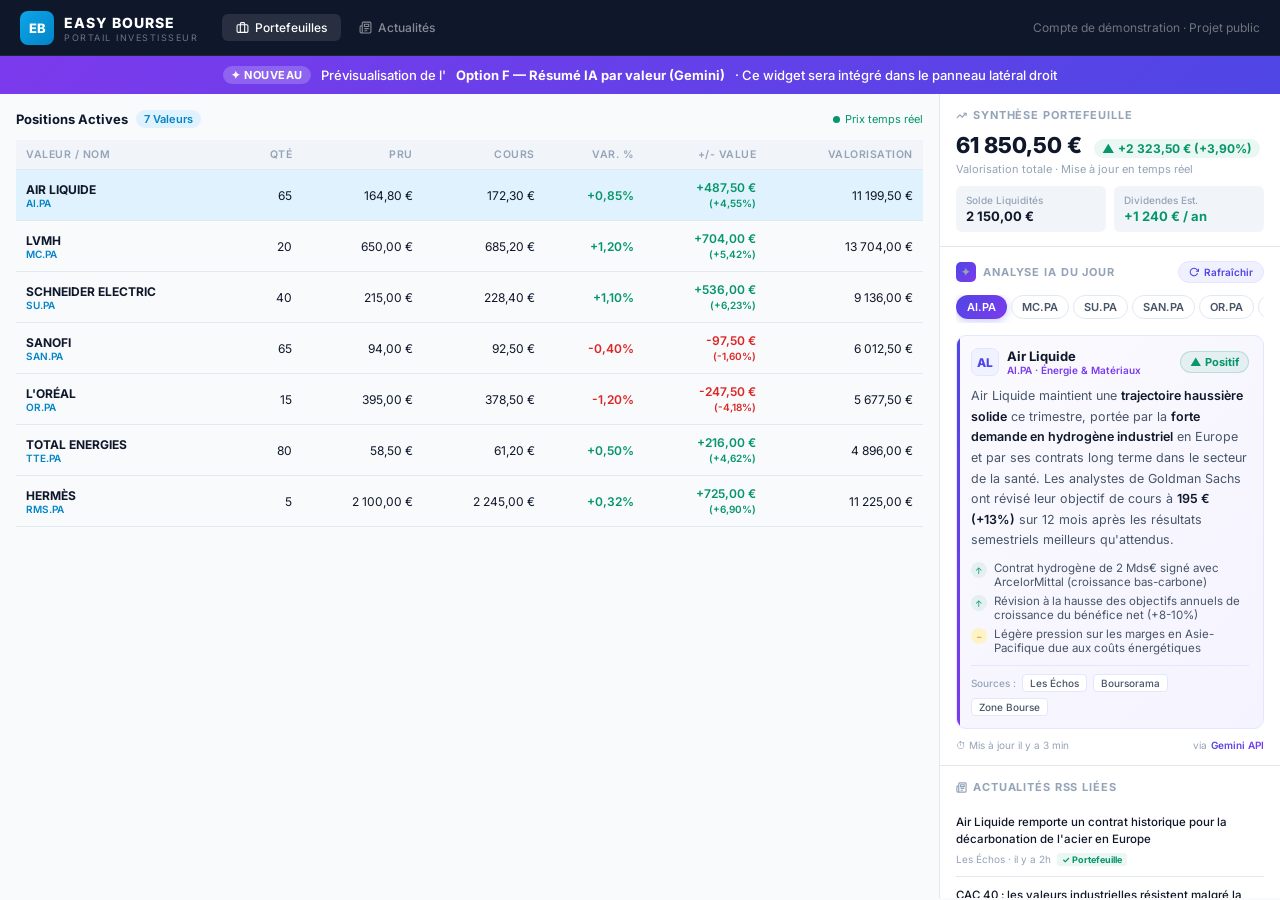
<file: preview_optionF_ia.html>
<!DOCTYPE html>
<html lang="fr" data-theme="hybrid">
<head>
    <meta charset="UTF-8">
    <meta name="viewport" content="width=device-width, initial-scale=1.0">
    <title>Prévisualisation — Option F : Résumé IA des Actualités (Gemini)</title>
    <link rel="preconnect" href="https://fonts.googleapis.com">
    <link rel="preconnect" href="https://fonts.gstatic.com" crossorigin>
    <link href="https://fonts.googleapis.com/css2?family=Inter:wght@300;400;500;600;700;800&display=swap" rel="stylesheet">
    <style>
        :root {
            --bg-app: #f8fafc;
            --bg-header: #0f172a;
            --bg-card: #ffffff;
            --bg-card-subtle: #f1f5f9;
            --border-color: #e2e8f0;
            --text-primary: #0f172a;
            --text-secondary: #475569;
            --text-muted: #94a3b8;
            --text-inverse: #ffffff;
            --brand-primary: #0284c7;
            --brand-primary-light: #e0f2fe;
            --color-success: #059669;
            --color-success-bg: rgba(5, 150, 105, 0.08);
            --color-danger: #dc2626;
            --color-danger-bg: rgba(220, 38, 38, 0.08);
            --font-family: 'Inter', -apple-system, sans-serif;
            --shadow-card: 0 1px 3px rgba(0,0,0,0.05), 0 1px 2px rgba(0,0,0,0.03);
            --radius-sm: 6px;
            --radius-md: 10px;
            --radius-lg: 14px;
        }

        *, *::before, *::after { margin: 0; padding: 0; box-sizing: border-box; }

        body {
            font-family: var(--font-family);
            background-color: var(--bg-app);
            color: var(--text-primary);
            min-height: 100vh;
        }

        /* ==============================
           HEADER — Copie fidèle du projet
        ============================== */
        .app-header {
            background-color: var(--bg-header);
            color: var(--text-inverse);
            display: flex;
            align-items: center;
            justify-content: space-between;
            padding: 0 20px;
            height: 56px;
            border-bottom: 1px solid rgba(255,255,255,0.06);
        }

        .header-left { display: flex; align-items: center; gap: 24px; }
        .brand { display: flex; align-items: center; gap: 10px; }
        .logo-badge {
            width: 34px; height: 34px; border-radius: 8px;
            background: linear-gradient(135deg, #0ea5e9, #0284c7);
            display: flex; align-items: center; justify-content: center;
            font-weight: 800; font-size: 13px; color: white;
        }
        .brand-title { font-size: 14px; font-weight: 800; letter-spacing: 1px; }
        .brand-subtitle { font-size: 9px; color: rgba(255,255,255,0.4); letter-spacing: 1.5px; text-transform: uppercase; display: block; }

        .nav-tabs { display: flex; gap: 4px; }
        .nav-tab {
            padding: 6px 14px; border-radius: 6px; border: none; cursor: pointer;
            font-size: 12px; font-weight: 500; font-family: var(--font-family);
            color: rgba(255,255,255,0.5); background: transparent;
            display: flex; align-items: center; gap: 6px; transition: all 0.2s;
        }
        .nav-tab.active {
            background: rgba(255,255,255,0.1); color: white;
        }

        /* ==============================
           BANNER DE PRÉVISUALISATION
        ============================== */
        .preview-banner {
            background: linear-gradient(135deg, #7c3aed, #4f46e5);
            color: white;
            text-align: center;
            padding: 10px 20px;
            font-size: 13px;
            font-weight: 500;
            display: flex;
            align-items: center;
            justify-content: center;
            gap: 10px;
        }
        .preview-banner .badge-new {
            background: rgba(255,255,255,0.2);
            padding: 2px 8px;
            border-radius: 99px;
            font-size: 11px;
            font-weight: 700;
            text-transform: uppercase;
            letter-spacing: 0.5px;
        }

        /* ==============================
           LAYOUT PRINCIPAL
        ============================== */
        .main-layout {
            display: grid;
            grid-template-columns: 1fr 340px;
            gap: 0;
            height: calc(100vh - 96px);
            overflow: hidden;
        }

        /* Colonne gauche — tableau simplifié */
        .left-panel {
            padding: 16px;
            overflow-y: auto;
            border-right: 1px solid var(--border-color);
        }

        .section-header {
            display: flex; align-items: center; justify-content: space-between;
            margin-bottom: 12px;
        }
        .section-title {
            font-size: 13px; font-weight: 700;
            color: var(--text-primary);
            display: flex; align-items: center; gap: 8px;
        }
        .badge-count {
            padding: 2px 8px; border-radius: 99px;
            background: var(--brand-primary-light);
            color: var(--brand-primary);
            font-size: 11px; font-weight: 600;
        }
        .realtime-dot {
            display: flex; align-items: center; gap: 5px;
            font-size: 11px; color: var(--color-success);
        }
        .dot-pulse {
            width: 7px; height: 7px; border-radius: 50%;
            background: var(--color-success);
            animation: pulse 1.5s infinite;
        }
        @keyframes pulse {
            0%, 100% { opacity: 1; transform: scale(1); }
            50% { opacity: 0.4; transform: scale(1.3); }
        }

        .portfolio-table { width: 100%; border-collapse: collapse; font-size: 12px; }
        .portfolio-table thead th {
            padding: 8px 10px; text-align: right;
            color: var(--text-muted); font-weight: 600; font-size: 10.5px;
            text-transform: uppercase; letter-spacing: 0.05em;
            border-bottom: 1px solid var(--border-color);
            background: var(--bg-card-subtle);
        }
        .portfolio-table thead th:first-child { text-align: left; }
        .portfolio-table tbody tr {
            border-bottom: 1px solid var(--border-color);
            cursor: pointer; transition: background 0.15s;
        }
        .portfolio-table tbody tr:hover { background: #f0f9ff; }
        .portfolio-table tbody tr.selected { background: #e0f2fe; }
        .portfolio-table td { padding: 10px 10px; text-align: right; }
        .portfolio-table td:first-child { text-align: left; }
        .stock-name { font-weight: 700; font-size: 12px; color: var(--text-primary); }
        .stock-ticker { font-size: 10px; color: var(--brand-primary); font-weight: 600; }
        .positive { color: var(--color-success); font-weight: 600; }
        .negative { color: var(--color-danger); font-weight: 600; }

        /* ==============================
           PANNEAU DROIT — WIDGETS
        ============================== */
        .right-panel {
            display: flex; flex-direction: column;
            overflow-y: auto;
            background: var(--bg-card-subtle);
        }

        .widget {
            background: var(--bg-card);
            border-bottom: 1px solid var(--border-color);
            padding: 14px 16px;
        }

        .widget-title {
            font-size: 11px; font-weight: 700;
            color: var(--text-muted);
            text-transform: uppercase; letter-spacing: 0.08em;
            margin-bottom: 10px;
            display: flex; align-items: center; gap: 6px;
        }

        /* Synthèse portefeuille mini */
        .synth-value { font-size: 22px; font-weight: 800; color: var(--text-primary); }
        .synth-perf {
            display: inline-flex; align-items: center; gap: 4px;
            padding: 2px 8px; border-radius: 99px;
            background: var(--color-success-bg); color: var(--color-success);
            font-size: 12px; font-weight: 700; margin-left: 8px;
        }
        .synth-sub {
            font-size: 11px; color: var(--text-muted); margin-top: 4px;
        }
        .synth-grid {
            display: grid; grid-template-columns: 1fr 1fr;
            gap: 8px; margin-top: 10px;
        }
        .synth-item {
            background: var(--bg-card-subtle); border-radius: var(--radius-sm);
            padding: 8px 10px;
        }
        .synth-item-label { font-size: 10px; color: var(--text-muted); font-weight: 500; }
        .synth-item-value { font-size: 13px; font-weight: 700; color: var(--text-primary); margin-top: 2px; }

        /* ==============================
           🤖 CARD IA GEMINI — NOUVEAU !
        ============================== */
        .ai-widget {
            background: var(--bg-card);
            border-bottom: 1px solid var(--border-color);
            padding: 14px 16px;
            position: relative;
        }

        .ai-widget-header {
            display: flex; align-items: center; justify-content: space-between;
            margin-bottom: 12px;
        }
        .ai-widget-title {
            display: flex; align-items: center; gap: 7px;
            font-size: 11px; font-weight: 700;
            color: var(--text-muted);
            text-transform: uppercase; letter-spacing: 0.08em;
        }
        .ai-gemini-icon {
            width: 20px; height: 20px; border-radius: 5px;
            background: linear-gradient(135deg, #4f46e5, #7c3aed);
            display: flex; align-items: center; justify-content: center;
            font-size: 11px; flex-shrink: 0;
        }

        .ai-refresh-btn {
            display: flex; align-items: center; gap: 5px;
            padding: 4px 10px; border-radius: 99px;
            border: 1px solid #e0e7ff; background: #f0f0ff;
            color: #4f46e5; font-size: 10px; font-weight: 600;
            cursor: pointer; transition: all 0.2s; font-family: var(--font-family);
        }
        .ai-refresh-btn:hover { background: #e0e7ff; }

        /* Sélecteur de valeur */
        .ai-ticker-tabs {
            display: flex; gap: 4px; margin-bottom: 12px;
            overflow-x: auto; padding-bottom: 4px;
        }
        .ai-ticker-tab {
            flex-shrink: 0;
            padding: 4px 10px; border-radius: 99px;
            border: 1px solid var(--border-color);
            background: transparent; color: var(--text-secondary);
            font-size: 11px; font-weight: 600; cursor: pointer;
            transition: all 0.2s; font-family: var(--font-family);
        }
        .ai-ticker-tab.active {
            background: linear-gradient(135deg, #4f46e5, #7c3aed);
            color: white; border-color: transparent;
            box-shadow: 0 2px 8px rgba(79, 70, 229, 0.3);
        }
        .ai-ticker-tab:hover:not(.active) {
            border-color: #a5b4fc; background: #f0f0ff; color: #4f46e5;
        }

        /* Card résumé IA */
        .ai-summary-card {
            background: linear-gradient(135deg, #fafafe 0%, #f5f3ff 100%);
            border: 1px solid #e0e7ff;
            border-radius: var(--radius-md);
            padding: 12px 14px;
            position: relative;
            overflow: hidden;
        }
        .ai-summary-card::before {
            content: '';
            position: absolute; top: 0; left: 0;
            width: 3px; height: 100%;
            background: linear-gradient(180deg, #4f46e5, #7c3aed);
        }

        .ai-stock-header {
            display: flex; align-items: center; gap: 8px;
            margin-bottom: 10px;
        }
        .ai-stock-logo {
            width: 28px; height: 28px; border-radius: 7px;
            background: #f0f2ff; border: 1px solid #e0e7ff;
            display: flex; align-items: center; justify-content: center;
            font-size: 12px; font-weight: 800; color: #4f46e5;
        }
        .ai-stock-name { font-size: 13px; font-weight: 700; color: var(--text-primary); }
        .ai-stock-ticker { font-size: 10px; color: #7c3aed; font-weight: 600; }

        .ai-sentiment {
            display: inline-flex; align-items: center; gap: 4px;
            padding: 3px 9px; border-radius: 99px; font-size: 11px; font-weight: 700;
            margin-left: auto;
        }
        .ai-sentiment.positive {
            background: var(--color-success-bg); color: var(--color-success);
            border: 1px solid rgba(5, 150, 105, 0.2);
        }
        .ai-sentiment.neutral {
            background: rgba(245, 158, 11, 0.08); color: #d97706;
            border: 1px solid rgba(245, 158, 11, 0.2);
        }
        .ai-sentiment.negative {
            background: var(--color-danger-bg); color: var(--color-danger);
            border: 1px solid rgba(220, 38, 38, 0.2);
        }

        /* Le texte du résumé */
        .ai-summary-text {
            font-size: 12.5px; line-height: 1.65;
            color: var(--text-secondary);
            margin-bottom: 10px;
        }
        .ai-summary-text strong { color: var(--text-primary); font-weight: 600; }

        /* Points clés */
        .ai-key-points {
            display: flex; flex-direction: column; gap: 5px;
            margin-bottom: 10px;
        }
        .ai-key-point {
            display: flex; align-items: flex-start; gap: 7px;
            font-size: 11.5px; color: var(--text-secondary);
        }
        .ai-key-point-icon {
            width: 16px; height: 16px; border-radius: 50%;
            display: flex; align-items: center; justify-content: center;
            font-size: 9px; flex-shrink: 0; margin-top: 1px;
        }
        .ai-key-point-icon.up { background: var(--color-success-bg); color: var(--color-success); }
        .ai-key-point-icon.down { background: var(--color-danger-bg); color: var(--color-danger); }
        .ai-key-point-icon.neutral { background: #fef3c7; color: #d97706; }

        /* Sources citées */
        .ai-sources {
            display: flex; align-items: center; gap: 6px;
            flex-wrap: wrap;
            padding-top: 8px;
            border-top: 1px solid #e0e7ff;
        }
        .ai-sources-label { font-size: 10px; color: var(--text-muted); font-weight: 500; }
        .ai-source-tag {
            padding: 2px 7px; border-radius: 4px;
            background: white; border: 1px solid #e0e7ff;
            font-size: 10px; color: var(--text-secondary); font-weight: 500;
        }

        /* Footer info */
        .ai-footer {
            display: flex; align-items: center; justify-content: space-between;
            margin-top: 10px;
        }
        .ai-timestamp { font-size: 10px; color: var(--text-muted); }
        .ai-powered {
            display: flex; align-items: center; gap: 4px;
            font-size: 10px; color: var(--text-muted);
        }
        .ai-powered span {
            font-weight: 600;
            background: linear-gradient(135deg, #4f46e5, #7c3aed);
            -webkit-background-clip: text; -webkit-text-fill-color: transparent;
        }

        /* Loading state */
        .ai-loading {
            display: flex; flex-direction: column;
            align-items: center; justify-content: center;
            padding: 20px; gap: 10px;
        }
        .ai-spinner {
            width: 28px; height: 28px; border-radius: 50%;
            border: 2px solid #e0e7ff;
            border-top-color: #4f46e5;
            animation: spin 0.8s linear infinite;
        }
        @keyframes spin { to { transform: rotate(360deg); } }
        .ai-loading-text { font-size: 11px; color: var(--text-muted); text-align: center; }

        /* ==============================
           SECTION NEWS MINI
        ============================== */
        .news-mini-list { display: flex; flex-direction: column; gap: 0; }
        .news-item {
            padding: 10px 0; border-bottom: 1px solid var(--border-color);
            cursor: pointer;
        }
        .news-item:last-child { border-bottom: none; }
        .news-item-title {
            font-size: 11.5px; font-weight: 500; line-height: 1.5;
            color: var(--text-primary); margin-bottom: 4px;
        }
        .news-item-meta {
            display: flex; align-items: center; gap: 6px;
            font-size: 10px; color: var(--text-muted);
        }
        .news-portfolio-badge {
            padding: 1px 5px; border-radius: 3px;
            background: var(--color-success-bg); color: var(--color-success);
            font-size: 9px; font-weight: 700;
        }

    </style>
</head>
<body>

    <!-- Header -->
    <header class="app-header">
        <div class="header-left">
            <div class="brand">
                <div class="logo-badge">EB</div>
                <div class="brand-text">
                    <span class="brand-title">EASY BOURSE</span>
                    <span class="brand-subtitle">Portail Investisseur</span>
                </div>
            </div>
            <nav class="nav-tabs">
                <button class="nav-tab active">
                    <svg viewBox="0 0 24 24" width="13" height="13" stroke="currentColor" stroke-width="2" fill="none"><rect x="2" y="7" width="20" height="14" rx="2"/><path d="M16 21V5a2 2 0 0 0-2-2h-4a2 2 0 0 0-2 2v16"/></svg>
                    Portefeuilles
                </button>
                <button class="nav-tab">
                    <svg viewBox="0 0 24 24" width="13" height="13" stroke="currentColor" stroke-width="2" fill="none"><path d="M4 22h16a2 2 0 0 0 2-2V4a2 2 0 0 0-2-2H8a2 2 0 0 0-2 2v16a2 2 0 0 1-2 2Zm0 0a2 2 0 0 1-2-2v-9c0-1.1.9-2 2-2h2"/><path d="M18 14h-8M15 18h-5M10 6h8v4h-8V6Z"/></svg>
                    Actualités
                </button>
            </nav>
        </div>
        <div style="color:rgba(255,255,255,0.4); font-size:12px;">Compte de démonstration · Projet public</div>
    </header>

    <!-- Bannière prévisualisation -->
    <div class="preview-banner">
        <span class="badge-new">✦ Nouveau</span>
        Prévisualisation de l'<strong>Option F — Résumé IA par valeur (Gemini)</strong> · Ce widget sera intégré dans le panneau latéral droit
    </div>

    <!-- Layout -->
    <div class="main-layout">

        <!-- Panneau Gauche — Tableau positions (simplifié) -->
        <div class="left-panel">
            <div class="section-header">
                <div class="section-title">
                    Positions Actives <span class="badge-count">7 Valeurs</span>
                </div>
                <div class="realtime-dot">
                    <div class="dot-pulse"></div>
                    Prix temps réel
                </div>
            </div>

            <table class="portfolio-table">
                <thead>
                    <tr>
                        <th>Valeur / Nom</th>
                        <th>Qté</th>
                        <th>PRU</th>
                        <th>Cours</th>
                        <th>Var. %</th>
                        <th>+/- Value</th>
                        <th>Valorisation</th>
                    </tr>
                </thead>
                <tbody>
                    <tr class="selected">
                        <td><div class="stock-name">AIR LIQUIDE</div><div class="stock-ticker">AI.PA</div></td>
                        <td>65</td><td>164,80 €</td><td>172,30 €</td>
                        <td class="positive">+0,85%</td>
                        <td class="positive">+487,50 € <br><small>(+4,55%)</small></td>
                        <td>11 199,50 €</td>
                    </tr>
                    <tr>
                        <td><div class="stock-name">LVMH</div><div class="stock-ticker">MC.PA</div></td>
                        <td>20</td><td>650,00 €</td><td>685,20 €</td>
                        <td class="positive">+1,20%</td>
                        <td class="positive">+704,00 € <br><small>(+5,42%)</small></td>
                        <td>13 704,00 €</td>
                    </tr>
                    <tr>
                        <td><div class="stock-name">SCHNEIDER ELECTRIC</div><div class="stock-ticker">SU.PA</div></td>
                        <td>40</td><td>215,00 €</td><td>228,40 €</td>
                        <td class="positive">+1,10%</td>
                        <td class="positive">+536,00 € <br><small>(+6,23%)</small></td>
                        <td>9 136,00 €</td>
                    </tr>
                    <tr>
                        <td><div class="stock-name">SANOFI</div><div class="stock-ticker">SAN.PA</div></td>
                        <td>65</td><td>94,00 €</td><td>92,50 €</td>
                        <td class="negative">-0,40%</td>
                        <td class="negative">-97,50 € <br><small>(-1,60%)</small></td>
                        <td>6 012,50 €</td>
                    </tr>
                    <tr>
                        <td><div class="stock-name">L'ORÉAL</div><div class="stock-ticker">OR.PA</div></td>
                        <td>15</td><td>395,00 €</td><td>378,50 €</td>
                        <td class="negative">-1,20%</td>
                        <td class="negative">-247,50 € <br><small>(-4,18%)</small></td>
                        <td>5 677,50 €</td>
                    </tr>
                    <tr>
                        <td><div class="stock-name">TOTAL ENERGIES</div><div class="stock-ticker">TTE.PA</div></td>
                        <td>80</td><td>58,50 €</td><td>61,20 €</td>
                        <td class="positive">+0,50%</td>
                        <td class="positive">+216,00 € <br><small>(+4,62%)</small></td>
                        <td>4 896,00 €</td>
                    </tr>
                    <tr>
                        <td><div class="stock-name">HERMÈS</div><div class="stock-ticker">RMS.PA</div></td>
                        <td>5</td><td>2 100,00 €</td><td>2 245,00 €</td>
                        <td class="positive">+0,32%</td>
                        <td class="positive">+725,00 € <br><small>(+6,90%)</small></td>
                        <td>11 225,00 €</td>
                    </tr>
                </tbody>
            </table>
        </div>

        <!-- Panneau Droit — Widgets -->
        <div class="right-panel">

            <!-- Synthèse Portefeuille (existant) -->
            <div class="widget">
                <div class="widget-title">
                    <svg viewBox="0 0 24 24" width="11" height="11" stroke="currentColor" stroke-width="2.5" fill="none"><polyline points="22 7 13.5 15.5 8.5 10.5 2 17"/><polyline points="16 7 22 7 22 13"/></svg>
                    Synthèse Portefeuille
                </div>
                <div>
                    <span class="synth-value">61 850,50 €</span>
                    <span class="synth-perf">▲ +2 323,50 € (+3,90%)</span>
                </div>
                <div class="synth-sub">Valorisation totale · Mise à jour en temps réel</div>
                <div class="synth-grid">
                    <div class="synth-item">
                        <div class="synth-item-label">Solde Liquidités</div>
                        <div class="synth-item-value">2 150,00 €</div>
                    </div>
                    <div class="synth-item">
                        <div class="synth-item-label">Dividendes Est.</div>
                        <div class="synth-item-value" style="color:var(--color-success)">+1 240 € / an</div>
                    </div>
                </div>
            </div>

            <!-- ====================================
                 🤖 WIDGET IA GEMINI — FONCTIONNALITÉ F
            ==================================== -->
            <div class="ai-widget">
                <div class="ai-widget-header">
                    <div class="ai-widget-title">
                        <div class="ai-gemini-icon">✦</div>
                        Analyse IA du Jour
                    </div>
                    <button class="ai-refresh-btn" id="refreshBtn" onclick="showLoading()">
                        <svg viewBox="0 0 24 24" width="10" height="10" stroke="currentColor" stroke-width="2.5" fill="none"><polyline points="23 4 23 10 17 10"/><path d="M20.49 15a9 9 0 1 1-2.12-9.36L23 10"/></svg>
                        Rafraîchir
                    </button>
                </div>

                <!-- Sélecteur de valeur -->
                <div class="ai-ticker-tabs">
                    <button class="ai-ticker-tab active" onclick="selectTicker(this, 'AI.PA')">AI.PA</button>
                    <button class="ai-ticker-tab" onclick="selectTicker(this, 'MC.PA')">MC.PA</button>
                    <button class="ai-ticker-tab" onclick="selectTicker(this, 'SU.PA')">SU.PA</button>
                    <button class="ai-ticker-tab" onclick="selectTicker(this, 'SAN.PA')">SAN.PA</button>
                    <button class="ai-ticker-tab" onclick="selectTicker(this, 'OR.PA')">OR.PA</button>
                    <button class="ai-ticker-tab" onclick="selectTicker(this, 'TTE.PA')">TTE.PA</button>
                </div>

                <!-- Contenu IA -->
                <div id="aiContent">
                    <!-- Card résumé IA — État affiché (Air Liquide) -->
                    <div class="ai-summary-card">
                        <div class="ai-stock-header">
                            <div class="ai-stock-logo">AL</div>
                            <div>
                                <div class="ai-stock-name">Air Liquide</div>
                                <div class="ai-stock-ticker">AI.PA · Énergie & Matériaux</div>
                            </div>
                            <div class="ai-sentiment positive">▲ Positif</div>
                        </div>

                        <div class="ai-summary-text">
                            Air Liquide maintient une <strong>trajectoire haussière solide</strong> ce trimestre, 
                            portée par la <strong>forte demande en hydrogène industriel</strong> en Europe et par ses 
                            contrats long terme dans le secteur de la santé. Les analystes de Goldman Sachs ont 
                            révisé leur objectif de cours à <strong>195 € (+13%)</strong> sur 12 mois après les 
                            résultats semestriels meilleurs qu'attendus.
                        </div>

                        <div class="ai-key-points">
                            <div class="ai-key-point">
                                <div class="ai-key-point-icon up">↑</div>
                                <span>Contrat hydrogène de 2 Mds€ signé avec ArcelorMittal (croissance bas-carbone)</span>
                            </div>
                            <div class="ai-key-point">
                                <div class="ai-key-point-icon up">↑</div>
                                <span>Révision à la hausse des objectifs annuels de croissance du bénéfice net (+8-10%)</span>
                            </div>
                            <div class="ai-key-point">
                                <div class="ai-key-point-icon neutral">–</div>
                                <span>Légère pression sur les marges en Asie-Pacifique due aux coûts énergétiques</span>
                            </div>
                        </div>

                        <div class="ai-sources">
                            <span class="ai-sources-label">Sources :</span>
                            <span class="ai-source-tag">Les Échos</span>
                            <span class="ai-source-tag">Boursorama</span>
                            <span class="ai-source-tag">Zone Bourse</span>
                        </div>
                    </div>

                    <div class="ai-footer">
                        <div class="ai-timestamp">⏱ Mis à jour il y a 3 min</div>
                        <div class="ai-powered">via <span>Gemini API</span></div>
                    </div>
                </div>
            </div>

            <!-- News liées -->
            <div class="widget">
                <div class="widget-title">
                    <svg viewBox="0 0 24 24" width="11" height="11" stroke="currentColor" stroke-width="2.5" fill="none"><path d="M4 22h16a2 2 0 0 0 2-2V4a2 2 0 0 0-2-2H8a2 2 0 0 0-2 2v16a2 2 0 0 1-2 2Zm0 0a2 2 0 0 1-2-2v-9c0-1.1.9-2 2-2h2"/><path d="M18 14h-8M15 18h-5M10 6h8v4h-8V6Z"/></svg>
                    Actualités RSS liées
                </div>
                <div class="news-mini-list">
                    <div class="news-item">
                        <div class="news-item-title">Air Liquide remporte un contrat historique pour la décarbonation de l'acier en Europe</div>
                        <div class="news-item-meta">Les Échos · il y a 2h <span class="news-portfolio-badge">✓ Portefeuille</span></div>
                    </div>
                    <div class="news-item">
                        <div class="news-item-title">CAC 40 : les valeurs industrielles résistent malgré la hausse des taux</div>
                        <div class="news-item-meta">Boursorama · il y a 4h</div>
                    </div>
                    <div class="news-item">
                        <div class="news-item-title">Air Liquide relève ses prévisions annuelles après un semestriel solide</div>
                        <div class="news-item-meta">Yahoo Finance · il y a 6h <span class="news-portfolio-badge">✓ Portefeuille</span></div>
                    </div>
                </div>
            </div>

        </div>
    </div>

    <script>
        // Données simulées par ticker pour la démo
        const aiData = {
            'AI.PA': {
                logo: 'AL', name: 'Air Liquide', ticker: 'AI.PA', sector: 'Énergie & Matériaux',
                sentiment: 'positive', sentimentLabel: '▲ Positif',
                summary: `Air Liquide maintient une <strong>trajectoire haussière solide</strong> ce trimestre, 
                    portée par la <strong>forte demande en hydrogène industriel</strong> en Europe et par ses 
                    contrats long terme dans le secteur de la santé. Les analystes de Goldman Sachs ont 
                    révisé leur objectif de cours à <strong>195 € (+13%)</strong> sur 12 mois.`,
                points: [
                    { type: 'up', text: 'Contrat hydrogène de 2 Mds€ signé avec ArcelorMittal (croissance bas-carbone)' },
                    { type: 'up', text: 'Révision à la hausse des objectifs annuels de croissance du bénéfice net (+8-10%)' },
                    { type: 'neutral', text: 'Légère pression sur les marges en Asie-Pacifique due aux coûts énergétiques' },
                ],
                sources: ['Les Échos', 'Boursorama', 'Zone Bourse'], updated: '3 min'
            },
            'MC.PA': {
                logo: 'LV', name: 'LVMH', ticker: 'MC.PA', sector: 'Consommation & Luxe',
                sentiment: 'positive', sentimentLabel: '▲ Positif',
                summary: `LVMH confirme sa <strong>résilience face au ralentissement du marché chinois</strong>. 
                    La maison profite d'une forte reprise du tourisme en Europe et aux États-Unis. 
                    Les ventes Mode & Maroquinerie restent <strong>portées par la demande américaine</strong> et 
                    les nouvelles collections Louis Vuitton Automne-Hiver ont reçu un accueil exceptionnel.`,
                points: [
                    { type: 'up', text: 'Croissance organique de +6% au T3, au-dessus du consensus des analystes' },
                    { type: 'up', text: 'Dividende exceptionnel de 5€ par action annoncé pour le prochain semestre' },
                    { type: 'neutral', text: 'Marché chinois sous pression avec -3% de ventes en Asie-Pacifique' },
                ],
                sources: ['Les Échos', 'Le Figaro'], updated: '7 min'
            },
            'SU.PA': {
                logo: 'SE', name: 'Schneider Electric', ticker: 'SU.PA', sector: 'Technologie',
                sentiment: 'positive', sentimentLabel: '▲ Positif',
                summary: `Schneider Electric bénéficie d'une <strong>demande structurelle liée à la transition énergétique</strong> 
                    et au boom des datacenters en Europe. La multiplication des contrats pour l'efficacité 
                    énergétique des grands groupes industriels soutient des perspectives de croissance à deux chiffres 
                    pour 2026 selon les analystes de JP Morgan (<strong>objectif 270 €</strong>).`,
                points: [
                    { type: 'up', text: 'Hausse de 22% du carnet de commandes sur les solutions datacenters' },
                    { type: 'up', text: 'Acquisition stratégique d\'une entreprise d\'IA énergétique valorisée 800 M€' },
                    { type: 'up', text: 'Marges opérationnelles en hausse de 1,5 pts grâce à l\'automatisation' },
                ],
                sources: ['Les Échos', 'BFM Bourse', 'Reuters'], updated: '12 min'
            },
            'SAN.PA': {
                logo: 'SA', name: 'Sanofi', ticker: 'SAN.PA', sector: 'Santé',
                sentiment: 'neutral', sentimentLabel: '— Neutre',
                summary: `Sanofi fait face à une <strong>période de transition</strong> après la déception sur 
                    les résultats de l'essai clinique de phase 3 du totukinumab. Le pipeline reste solide avec 
                    le dupilumab (Dupixent) qui continue de croître fortement, mais les incertitudes 
                    réglementaires aux États-Unis <strong>limitent le potentiel de hausse à court terme</strong>.`,
                points: [
                    { type: 'up', text: 'Dupixent : +26% de croissance du CA en Europe, porté par les nouvelles indications' },
                    { type: 'down', text: 'Échec de phase 3 du totukinumab : révision à la baisse du pipeline oncologie' },
                    { type: 'neutral', text: 'Discussions en cours pour le rachat d\'un laboratoire de biotech américain' },
                ],
                sources: ['Boursorama', 'Zone Bourse'], updated: '18 min'
            },
            'OR.PA': {
                logo: "L'O", name: "L'Oréal", ticker: 'OR.PA', sector: 'Consommation & Luxe',
                sentiment: 'negative', sentimentLabel: '▼ Prudent',
                summary: `L'Oréal traverse une <strong>période de consolidation</strong> après plusieurs trimestres 
                    de croissance exceptionnelle. Le ralentissement du marché de la beauté en Chine pèse sur 
                    les résultats de la division Luxe. Les analystes anticipent une <strong>croissance plus modérée</strong> 
                    de +4% en 2026 vs +9% en 2025, entraînant des révisions à la baisse.`,
                points: [
                    { type: 'down', text: 'Division Luxe : ralentissement chinois avec -8% en Asie-Pacifique au T3' },
                    { type: 'neutral', text: 'Division Grande Consommation résistante grâce au marché européen stable' },
                    { type: 'up', text: 'Innovation Dermatologie Cosmétique (CeraVe) en forte croissance aux US (+18%)' },
                ],
                sources: ['Les Échos', 'Investir', 'Yahoo Finance'], updated: '22 min'
            },
            'TTE.PA': {
                logo: 'TE', name: 'TotalEnergies', ticker: 'TTE.PA', sector: 'Énergie & Matériaux',
                sentiment: 'positive', sentimentLabel: '▲ Positif',
                summary: `TotalEnergies profite du <strong>rebond des cours du pétrole au-dessus de 78$/baril</strong> 
                    et de ses investissements dans les énergies renouvelables qui commencent à générer des 
                    revenus significatifs. Le groupe a annoncé un <strong>programme de rachat d'actions</strong> 
                    de 2 milliards de dollars supplémentaires, signe de confiance du management.`,
                points: [
                    { type: 'up', text: 'Brent à 78$ : marge de raffinage en Europe en hausse de +15% vs T2' },
                    { type: 'up', text: 'Mise en production du champ GNL Mozambique LNG prévue pour T1 2026' },
                    { type: 'neutral', text: 'Transition énergétique : 30% des capex désormais alloués aux ENR' },
                ],
                sources: ['Les Échos', 'Reuters FR', 'BFM Bourse'], updated: '5 min'
            }
        };

        function selectTicker(btn, ticker) {
            document.querySelectorAll('.ai-ticker-tab').forEach(t => t.classList.remove('active'));
            btn.classList.add('active');
            showLoading(ticker);
        }

        function showLoading(ticker) {
            const content = document.getElementById('aiContent');
            content.innerHTML = `
                <div class="ai-loading">
                    <div class="ai-spinner"></div>
                    <div class="ai-loading-text">Analyse des actualités RSS<br>et génération du résumé via Gemini API...</div>
                </div>`;
            setTimeout(() => renderSummary(ticker || getCurrentTicker()), 1400);
        }

        function getCurrentTicker() {
            const active = document.querySelector('.ai-ticker-tab.active');
            return active ? active.textContent.trim() : 'AI.PA';
        }

        function renderSummary(ticker) {
            const d = aiData[ticker];
            if (!d) return;
            const sentimentClass = d.sentiment;
            const pointsHTML = d.points.map(p => `
                <div class="ai-key-point">
                    <div class="ai-key-point-icon ${p.type}">${p.type === 'up' ? '↑' : p.type === 'down' ? '↓' : '–'}</div>
                    <span>${p.text}</span>
                </div>`).join('');
            const sourcesHTML = d.sources.map(s => `<span class="ai-source-tag">${s}</span>`).join('');

            document.getElementById('aiContent').innerHTML = `
                <div class="ai-summary-card">
                    <div class="ai-stock-header">
                        <div class="ai-stock-logo">${d.logo}</div>
                        <div>
                            <div class="ai-stock-name">${d.name}</div>
                            <div class="ai-stock-ticker">${d.ticker} · ${d.sector}</div>
                        </div>
                        <div class="ai-sentiment ${sentimentClass}">${d.sentimentLabel}</div>
                    </div>
                    <div class="ai-summary-text">${d.summary}</div>
                    <div class="ai-key-points">${pointsHTML}</div>
                    <div class="ai-sources">
                        <span class="ai-sources-label">Sources :</span>
                        ${sourcesHTML}
                    </div>
                </div>
                <div class="ai-footer">
                    <div class="ai-timestamp">⏱ Mis à jour il y a ${d.updated}</div>
                    <div class="ai-powered">via <span>Gemini API</span></div>
                </div>`;
        }
    </script>
</body>
</html>
</file>
